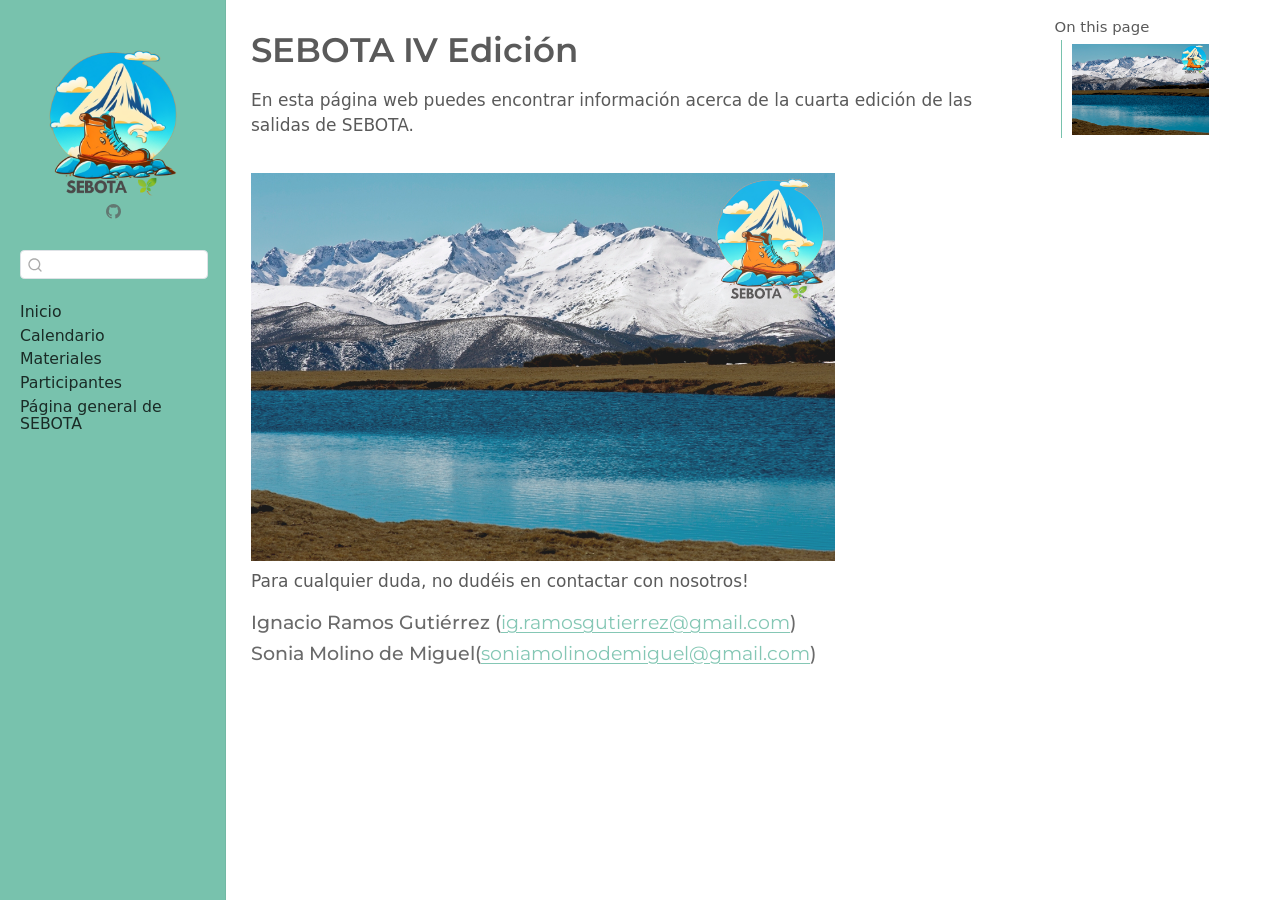
<file: index.html>
<!DOCTYPE html>
<html xmlns="http://www.w3.org/1999/xhtml" lang="en" xml:lang="en"><head>

<meta charset="utf-8">
<meta name="generator" content="quarto-1.9.37">

<meta name="viewport" content="width=device-width, initial-scale=1.0, user-scalable=yes">


<title>SEBOTA IV Edición</title>
<style>
/* Default styles provided by pandoc.
** See https://pandoc.org/MANUAL.html#variables-for-html for config info.
*/
code{white-space: pre-wrap;}
span.smallcaps{font-variant: small-caps;}
div.columns{display: flex; gap: min(4vw, 1.5em);}
div.column{flex: auto; overflow-x: auto;}
div.hanging-indent{margin-left: 1.5em; text-indent: -1.5em;}
ul.task-list{list-style: none;}
ul.task-list li input[type="checkbox"] {
  width: 0.8em;
  margin: 0 0.8em 0.2em -1em; /* quarto-specific, see https://github.com/quarto-dev/quarto-cli/issues/4556 */ 
  vertical-align: middle;
}
</style>


<script src="site_libs/quarto-nav/quarto-nav.js"></script>
<script src="site_libs/clipboard/clipboard.min.js"></script>
<script src="site_libs/quarto-search/autocomplete.umd.js"></script>
<script src="site_libs/quarto-search/fuse.min.js"></script>
<script src="site_libs/quarto-search/quarto-search.js"></script>
<meta name="quarto:offset" content="./">
<script src="site_libs/quarto-html/quarto.js" type="module"></script>
<script src="site_libs/quarto-html/tabsets/tabsets.js" type="module"></script>
<script src="site_libs/quarto-html/popper.min.js"></script>
<script src="site_libs/quarto-html/tippy.umd.min.js"></script>
<script src="site_libs/quarto-html/anchor.min.js"></script>
<link href="site_libs/quarto-html/tippy.css" rel="stylesheet">
<link href="site_libs/quarto-html/quarto-syntax-highlighting-7f8f88aac4f3542376d5c11b86a4c14d.css" rel="stylesheet" id="quarto-text-highlighting-styles">
<script src="site_libs/bootstrap/bootstrap.min.js"></script>
<link href="site_libs/bootstrap/bootstrap-icons.css" rel="stylesheet">
<link href="site_libs/bootstrap/bootstrap-98df6b89c952d87b394acb83ff74e652.min.css" rel="stylesheet" append-hash="true" id="quarto-bootstrap" data-mode="light">
<script id="quarto-search-options" type="application/json">{
  "location": "sidebar",
  "copy-button": false,
  "collapse-after": 3,
  "panel-placement": "start",
  "type": "textbox",
  "limit": 50,
  "keyboard-shortcut": [
    "f",
    "/",
    "s"
  ],
  "show-item-context": false,
  "language": {
    "search-no-results-text": "No results",
    "search-matching-documents-text": "matching documents",
    "search-copy-link-title": "Copy link to search",
    "search-hide-matches-text": "Hide additional matches",
    "search-more-match-text": "more match in this document",
    "search-more-matches-text": "more matches in this document",
    "search-clear-button-title": "Clear",
    "search-text-placeholder": "",
    "search-detached-cancel-button-title": "Cancel",
    "search-submit-button-title": "Submit",
    "search-label": "Search"
  }
}</script>


</head>

<body class="nav-sidebar docked quarto-light">

<div id="quarto-search-results"></div>
  <header id="quarto-header" class="headroom fixed-top">
  <nav class="quarto-secondary-nav">
    <div class="container-fluid d-flex">
      <button type="button" class="quarto-btn-toggle btn" data-bs-toggle="collapse" role="button" data-bs-target=".quarto-sidebar-collapse-item" aria-controls="quarto-sidebar" aria-expanded="false" aria-label="Toggle sidebar navigation" onclick="if (window.quartoToggleHeadroom) { window.quartoToggleHeadroom(); }">
        <i class="bi bi-layout-text-sidebar-reverse"></i>
      </button>
        <nav class="quarto-page-breadcrumbs" aria-label="breadcrumb"><ol class="breadcrumb"><li class="breadcrumb-item"><a href="./index.html">Inicio</a></li></ol></nav>
        <a class="flex-grow-1" role="navigation" data-bs-toggle="collapse" data-bs-target=".quarto-sidebar-collapse-item" aria-controls="quarto-sidebar" aria-expanded="false" aria-label="Toggle sidebar navigation" onclick="if (window.quartoToggleHeadroom) { window.quartoToggleHeadroom(); }">      
        </a>
      <button type="button" class="btn quarto-search-button" aria-label="Search" onclick="window.quartoOpenSearch();">
        <i class="bi bi-search"></i>
      </button>
    </div>
  </nav>
</header>
<!-- content -->
<div id="quarto-content" class="quarto-container page-columns page-rows-contents page-layout-article">
<!-- sidebar -->
  <nav id="quarto-sidebar" class="sidebar collapse collapse-horizontal quarto-sidebar-collapse-item sidebar-navigation docked overflow-auto">
    <div class="pt-lg-2 mt-2 text-center sidebar-header">
      <a href="./index.html" class="sidebar-logo-link">
      <img src="./pics/SEBOTA_logo.png" alt="" class="sidebar-logo light-content py-0 d-lg-inline d-none">
      <img src="./pics/SEBOTA_logo.png" alt="" class="sidebar-logo dark-content py-0 d-lg-inline d-none">
      </a>
      <div class="sidebar-tools-main">
    <a href="https://github.com/se-bota/sebota-IV" title="Inicio" class="quarto-navigation-tool px-1" aria-label="Inicio"><i class="bi bi-github"></i></a>
</div>
      </div>
        <div class="mt-2 flex-shrink-0 align-items-center">
        <div class="sidebar-search">
        <div id="quarto-search" class="" title="Search"></div>
        </div>
        </div>
    <div class="sidebar-menu-container"> 
    <ul class="list-unstyled mt-1">
        <li class="sidebar-item">
  <div class="sidebar-item-container"> 
  <a href="./index.html" class="sidebar-item-text sidebar-link active">
 <span class="menu-text">Inicio</span></a>
  </div>
</li>
        <li class="sidebar-item">
  <div class="sidebar-item-container"> 
  <a href="./schedule.html" class="sidebar-item-text sidebar-link">
 <span class="menu-text">Calendario</span></a>
  </div>
</li>
        <li class="sidebar-item">
  <div class="sidebar-item-container"> 
  <a href="./materials.html" class="sidebar-item-text sidebar-link">
 <span class="menu-text">Materiales</span></a>
  </div>
</li>
        <li class="sidebar-item">
  <div class="sidebar-item-container"> 
  <a href="./participantes.html" class="sidebar-item-text sidebar-link">
 <span class="menu-text">Participantes</span></a>
  </div>
</li>
        <li class="sidebar-item">
  <div class="sidebar-item-container"> 
  <a href="https://se-bota.github.io/sebota/" class="sidebar-item-text sidebar-link">
 <span class="menu-text">Página general de SEBOTA</span></a>
  </div>
</li>
    </ul>
    </div>
</nav>
<div id="quarto-sidebar-glass" class="quarto-sidebar-collapse-item" data-bs-toggle="collapse" data-bs-target=".quarto-sidebar-collapse-item"></div>
<!-- margin-sidebar -->
    <div id="quarto-margin-sidebar" class="sidebar margin-sidebar">
        <nav id="TOC" role="doc-toc" class="toc-active">
    <h2 id="toc-title">On this page</h2>
   
  <ul>
  <li><a href="#section" id="toc-section" class="nav-link active" data-scroll-target="#section"><img src="pics/SEBOTA_Gredos.png" class="img-fluid" style="width:75.0%"></a></li>
  </ul>
</nav>
    </div>
<!-- main -->
<main class="content" id="quarto-document-content">

<header id="title-block-header" class="quarto-title-block default">
<div class="quarto-title">
<h1 class="title">SEBOTA IV Edición</h1>
</div>



<div class="quarto-title-meta">

    
  
    
  </div>
  


</header>


<p>En esta página web puedes encontrar información acerca de la cuarta edición de las salidas de SEBOTA.</p>
<section id="section" class="level3">
<h3 class="anchored" data-anchor-id="section"><img src="pics/SEBOTA_Gredos.png" class="img-fluid" style="width:75.0%"></h3>
<p>Para cualquier duda, no dudéis en contactar con nosotros!</p>
<section id="ignacio-ramos-gutiérrez-ig.ramosgutierrezgmail.com" class="level5">
<h5 class="anchored" data-anchor-id="ignacio-ramos-gutiérrez-ig.ramosgutierrezgmail.com">Ignacio Ramos Gutiérrez (<a href="mailto:ig.ramosgutierrez@gmail.com">ig.ramosgutierrez@gmail.com</a>)</h5>
</section>
<section id="sonia-molino-de-miguelsoniamolinodemiguelgmail.com" class="level5">
<h5 class="anchored" data-anchor-id="sonia-molino-de-miguelsoniamolinodemiguelgmail.com">Sonia Molino de Miguel(<a href="mailto:soniamolinodemiguel@gmail.com">soniamolinodemiguel@gmail.com</a>)</h5>
<!-- [![HitCount](https://hits.dwyl.com/se-bota/sebota-III.svg?style=flat)](http://hits.dwyl.com/se-bota/sebota-III) -->
<!-- [![HitCount](https://hits.dwyl.com/se-bota/sebota-III.svg?style=flat&show=unique)](http://hits.dwyl.com/se-bota/sebota-III) -->


</section>
</section>

</main> <!-- /main -->
<script id="quarto-html-after-body" type="application/javascript">
  window.document.addEventListener("DOMContentLoaded", function (event) {
    const icon = "";
    const anchorJS = new window.AnchorJS();
    anchorJS.options = {
      placement: 'right',
      icon: icon
    };
    anchorJS.add('.anchored');
    const isCodeAnnotation = (el) => {
      for (const clz of el.classList) {
        if (clz.startsWith('code-annotation-')) {                     
          return true;
        }
      }
      return false;
    }
    const onCopySuccess = function(e) {
      // button target
      const button = e.trigger;
      // don't keep focus
      button.blur();
      // flash "checked"
      button.classList.add('code-copy-button-checked');
      var currentTitle = button.getAttribute("title");
      button.setAttribute("title", "Copied!");
      let tooltip;
      if (window.bootstrap) {
        button.setAttribute("data-bs-toggle", "tooltip");
        button.setAttribute("data-bs-placement", "left");
        button.setAttribute("data-bs-title", "Copied!");
        tooltip = new bootstrap.Tooltip(button, 
          { trigger: "manual", 
            customClass: "code-copy-button-tooltip",
            offset: [0, -8]});
        tooltip.show();    
      }
      setTimeout(function() {
        if (tooltip) {
          tooltip.hide();
          button.removeAttribute("data-bs-title");
          button.removeAttribute("data-bs-toggle");
          button.removeAttribute("data-bs-placement");
        }
        button.setAttribute("title", currentTitle);
        button.classList.remove('code-copy-button-checked');
      }, 1000);
      // clear code selection
      e.clearSelection();
    }
    const getTextToCopy = function(trigger) {
      const outerScaffold = trigger.parentElement.cloneNode(true);
      const codeEl = outerScaffold.querySelector('code');
      for (const childEl of codeEl.children) {
        if (isCodeAnnotation(childEl)) {
          childEl.remove();
        }
      }
      return codeEl.innerText;
    }
    const clipboard = new window.ClipboardJS('.code-copy-button:not([data-in-quarto-modal])', {
      text: getTextToCopy
    });
    clipboard.on('success', onCopySuccess);
    if (window.document.getElementById('quarto-embedded-source-code-modal')) {
      const clipboardModal = new window.ClipboardJS('.code-copy-button[data-in-quarto-modal]', {
        text: getTextToCopy,
        container: window.document.getElementById('quarto-embedded-source-code-modal')
      });
      clipboardModal.on('success', onCopySuccess);
    }
      var localhostRegex = new RegExp(/^(?:http|https):\/\/localhost\:?[0-9]*\//);
      var mailtoRegex = new RegExp(/^mailto:/);
        var filterRegex = new RegExp("https:\/\/se-bota\.github\.io\/sebota-iv\/");
      var isInternal = (href) => {
          return filterRegex.test(href) || localhostRegex.test(href) || mailtoRegex.test(href);
      }
      // Inspect non-navigation links and adorn them if external
     var links = window.document.querySelectorAll('a[href]:not(.nav-link):not(.navbar-brand):not(.toc-action):not(.sidebar-link):not(.sidebar-item-toggle):not(.pagination-link):not(.no-external):not([aria-hidden]):not(.dropdown-item):not(.quarto-navigation-tool):not(.about-link)');
      for (var i=0; i<links.length; i++) {
        const link = links[i];
        if (!isInternal(link.href)) {
          // undo the damage that might have been done by quarto-nav.js in the case of
          // links that we want to consider external
          if (link.dataset.originalHref !== undefined) {
            link.href = link.dataset.originalHref;
          }
        }
      }
    function tippyHover(el, contentFn, onTriggerFn, onUntriggerFn) {
      const config = {
        allowHTML: true,
        maxWidth: 500,
        delay: 100,
        arrow: false,
        appendTo: function(el) {
            return el.parentElement;
        },
        interactive: true,
        interactiveBorder: 10,
        theme: 'quarto',
        placement: 'bottom-start',
      };
      if (contentFn) {
        config.content = contentFn;
      }
      if (onTriggerFn) {
        config.onTrigger = onTriggerFn;
      }
      if (onUntriggerFn) {
        config.onUntrigger = onUntriggerFn;
      }
      window.tippy(el, config); 
    }
    const noterefs = window.document.querySelectorAll('a[role="doc-noteref"]');
    for (var i=0; i<noterefs.length; i++) {
      const ref = noterefs[i];
      tippyHover(ref, function() {
        // use id or data attribute instead here
        let href = ref.getAttribute('data-footnote-href') || ref.getAttribute('href');
        try { href = new URL(href).hash; } catch {}
        const id = href.replace(/^#\/?/, "");
        const note = window.document.getElementById(id);
        if (note) {
          return note.innerHTML;
        } else {
          return "";
        }
      });
    }
    const xrefs = window.document.querySelectorAll('a.quarto-xref');
    const processXRef = (id, note) => {
      // Strip column container classes
      const stripColumnClz = (el) => {
        el.classList.remove("page-full", "page-columns");
        if (el.children) {
          for (const child of el.children) {
            stripColumnClz(child);
          }
        }
      }
      stripColumnClz(note)
      if (id === null || id.startsWith('sec-')) {
        // Special case sections, only their first couple elements
        const container = document.createElement("div");
        if (note.children && note.children.length > 2) {
          container.appendChild(note.children[0].cloneNode(true));
          for (let i = 1; i < note.children.length; i++) {
            const child = note.children[i];
            if (child.tagName === "P" && child.innerText === "") {
              continue;
            } else {
              container.appendChild(child.cloneNode(true));
              break;
            }
          }
          if (window.Quarto?.typesetMath) {
            window.Quarto.typesetMath(container);
          }
          return container.innerHTML
        } else {
          if (window.Quarto?.typesetMath) {
            window.Quarto.typesetMath(note);
          }
          return note.innerHTML;
        }
      } else {
        // Remove any anchor links if they are present
        const anchorLink = note.querySelector('a.anchorjs-link');
        if (anchorLink) {
          anchorLink.remove();
        }
        if (window.Quarto?.typesetMath) {
          window.Quarto.typesetMath(note);
        }
        if (note.classList.contains("callout")) {
          return note.outerHTML;
        } else {
          return note.innerHTML;
        }
      }
    }
    for (var i=0; i<xrefs.length; i++) {
      const xref = xrefs[i];
      tippyHover(xref, undefined, function(instance) {
        instance.disable();
        let url = xref.getAttribute('href');
        let hash = undefined; 
        if (url.startsWith('#')) {
          hash = url;
        } else {
          try { hash = new URL(url).hash; } catch {}
        }
        if (hash) {
          const id = hash.replace(/^#\/?/, "");
          const note = window.document.getElementById(id);
          if (note !== null) {
            try {
              const html = processXRef(id, note.cloneNode(true));
              instance.setContent(html);
            } finally {
              instance.enable();
              instance.show();
            }
          } else {
            // See if we can fetch this
            fetch(url.split('#')[0])
            .then(res => res.text())
            .then(html => {
              const parser = new DOMParser();
              const htmlDoc = parser.parseFromString(html, "text/html");
              const note = htmlDoc.getElementById(id);
              if (note !== null) {
                const html = processXRef(id, note);
                instance.setContent(html);
              } 
            }).finally(() => {
              instance.enable();
              instance.show();
            });
          }
        } else {
          // See if we can fetch a full url (with no hash to target)
          // This is a special case and we should probably do some content thinning / targeting
          fetch(url)
          .then(res => res.text())
          .then(html => {
            const parser = new DOMParser();
            const htmlDoc = parser.parseFromString(html, "text/html");
            const note = htmlDoc.querySelector('main.content');
            if (note !== null) {
              // This should only happen for chapter cross references
              // (since there is no id in the URL)
              // remove the first header
              if (note.children.length > 0 && note.children[0].tagName === "HEADER") {
                note.children[0].remove();
              }
              const html = processXRef(null, note);
              instance.setContent(html);
            } 
          }).finally(() => {
            instance.enable();
            instance.show();
          });
        }
      }, function(instance) {
      });
    }
        let selectedAnnoteEl;
        const selectorForAnnotation = ( cell, annotation) => {
          let cellAttr = 'data-code-cell="' + cell + '"';
          let lineAttr = 'data-code-annotation="' +  annotation + '"';
          const selector = 'span[' + cellAttr + '][' + lineAttr + ']';
          return selector;
        }
        const selectCodeLines = (annoteEl) => {
          const doc = window.document;
          const targetCell = annoteEl.getAttribute("data-target-cell");
          const targetAnnotation = annoteEl.getAttribute("data-target-annotation");
          const annoteSpan = window.document.querySelector(selectorForAnnotation(targetCell, targetAnnotation));
          const lines = annoteSpan.getAttribute("data-code-lines").split(",");
          const lineIds = lines.map((line) => {
            return targetCell + "-" + line;
          })
          let top = null;
          let height = null;
          let parent = null;
          if (lineIds.length > 0) {
              //compute the position of the single el (top and bottom and make a div)
              const el = window.document.getElementById(lineIds[0]);
              top = el.offsetTop;
              height = el.offsetHeight;
              parent = el.parentElement.parentElement;
            if (lineIds.length > 1) {
              const lastEl = window.document.getElementById(lineIds[lineIds.length - 1]);
              const bottom = lastEl.offsetTop + lastEl.offsetHeight;
              height = bottom - top;
            }
            if (top !== null && height !== null && parent !== null) {
              // cook up a div (if necessary) and position it 
              let div = window.document.getElementById("code-annotation-line-highlight");
              if (div === null) {
                div = window.document.createElement("div");
                div.setAttribute("id", "code-annotation-line-highlight");
                div.style.position = 'absolute';
                parent.appendChild(div);
              }
              div.style.top = top - 2 + "px";
              div.style.height = height + 4 + "px";
              div.style.left = 0;
              let gutterDiv = window.document.getElementById("code-annotation-line-highlight-gutter");
              if (gutterDiv === null) {
                gutterDiv = window.document.createElement("div");
                gutterDiv.setAttribute("id", "code-annotation-line-highlight-gutter");
                gutterDiv.style.position = 'absolute';
                const codeCell = window.document.getElementById(targetCell);
                const gutter = codeCell.querySelector('.code-annotation-gutter');
                gutter.appendChild(gutterDiv);
              }
              gutterDiv.style.top = top - 2 + "px";
              gutterDiv.style.height = height + 4 + "px";
            }
            selectedAnnoteEl = annoteEl;
          }
        };
        const unselectCodeLines = () => {
          const elementsIds = ["code-annotation-line-highlight", "code-annotation-line-highlight-gutter"];
          elementsIds.forEach((elId) => {
            const div = window.document.getElementById(elId);
            if (div) {
              div.remove();
            }
          });
          selectedAnnoteEl = undefined;
        };
          // Handle positioning of the toggle
      window.addEventListener(
        "resize",
        throttle(() => {
          elRect = undefined;
          if (selectedAnnoteEl) {
            selectCodeLines(selectedAnnoteEl);
          }
        }, 10)
      );
      function throttle(fn, ms) {
      let throttle = false;
      let timer;
        return (...args) => {
          if(!throttle) { // first call gets through
              fn.apply(this, args);
              throttle = true;
          } else { // all the others get throttled
              if(timer) clearTimeout(timer); // cancel #2
              timer = setTimeout(() => {
                fn.apply(this, args);
                timer = throttle = false;
              }, ms);
          }
        };
      }
        // Attach click handler to the DT
        const annoteDls = window.document.querySelectorAll('dt[data-target-cell]');
        for (const annoteDlNode of annoteDls) {
          annoteDlNode.addEventListener('click', (event) => {
            const clickedEl = event.target;
            if (clickedEl !== selectedAnnoteEl) {
              unselectCodeLines();
              const activeEl = window.document.querySelector('dt[data-target-cell].code-annotation-active');
              if (activeEl) {
                activeEl.classList.remove('code-annotation-active');
              }
              selectCodeLines(clickedEl);
              clickedEl.classList.add('code-annotation-active');
            } else {
              // Unselect the line
              unselectCodeLines();
              clickedEl.classList.remove('code-annotation-active');
            }
          });
        }
    const findCites = (el) => {
      const parentEl = el.parentElement;
      if (parentEl) {
        const cites = parentEl.dataset.cites;
        if (cites) {
          return {
            el,
            cites: cites.split(' ')
          };
        } else {
          return findCites(el.parentElement)
        }
      } else {
        return undefined;
      }
    };
    var bibliorefs = window.document.querySelectorAll('a[role="doc-biblioref"]');
    for (var i=0; i<bibliorefs.length; i++) {
      const ref = bibliorefs[i];
      const citeInfo = findCites(ref);
      if (citeInfo) {
        tippyHover(citeInfo.el, function() {
          var popup = window.document.createElement('div');
          citeInfo.cites.forEach(function(cite) {
            var citeDiv = window.document.createElement('div');
            citeDiv.classList.add('hanging-indent');
            citeDiv.classList.add('csl-entry');
            var biblioDiv = window.document.getElementById('ref-' + cite);
            if (biblioDiv) {
              citeDiv.innerHTML = biblioDiv.innerHTML;
            }
            popup.appendChild(citeDiv);
          });
          return popup.innerHTML;
        });
      }
    }
  });
  </script>
</div> <!-- /content -->




</body></html>
</file>
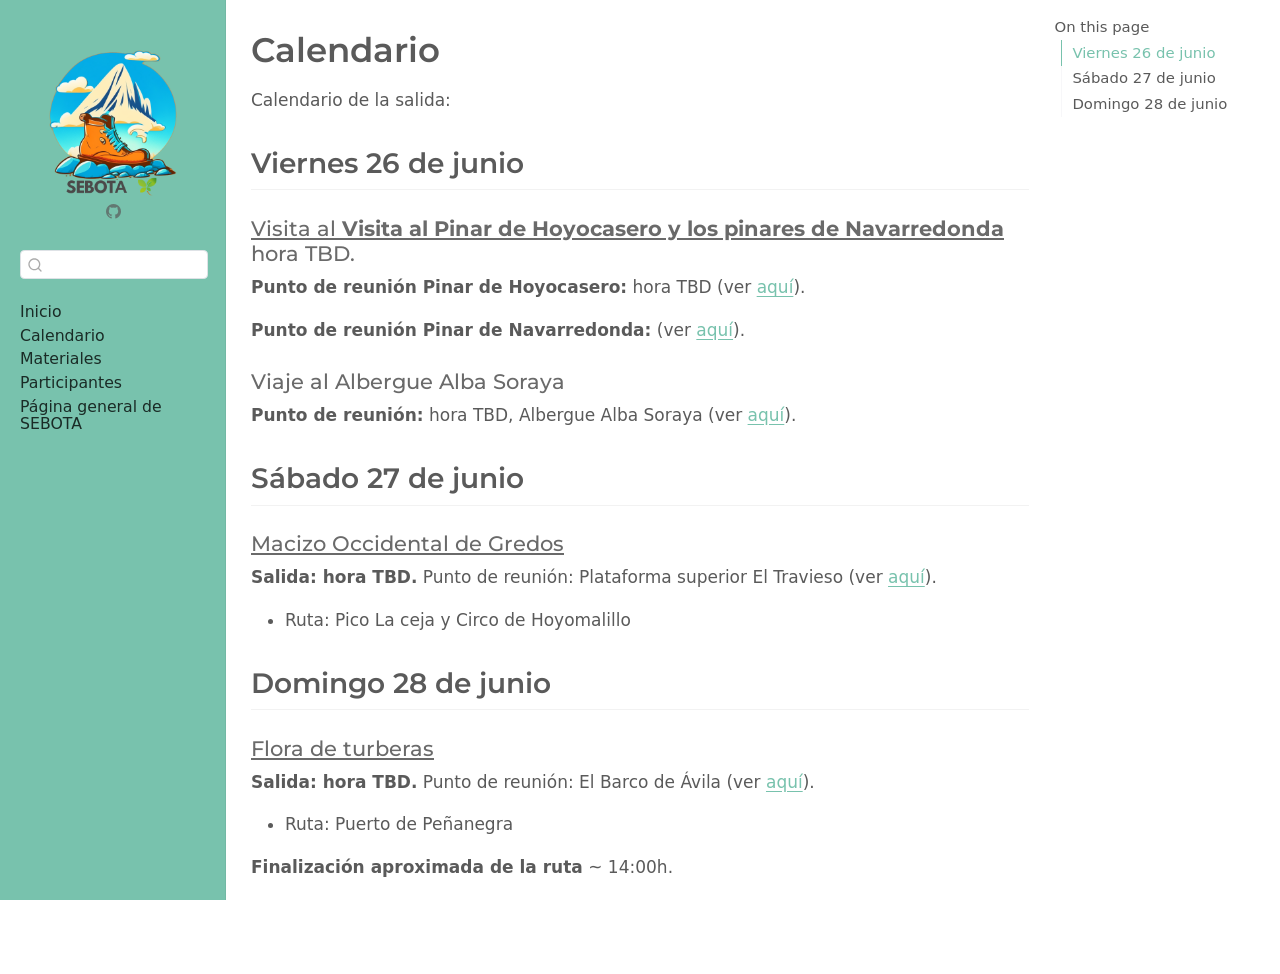
<file: schedule.html>
<!DOCTYPE html>
<html xmlns="http://www.w3.org/1999/xhtml" lang="en" xml:lang="en"><head>

<meta charset="utf-8">
<meta name="generator" content="quarto-1.9.37">

<meta name="viewport" content="width=device-width, initial-scale=1.0, user-scalable=yes">


<title>Calendario – SEBOTA IV Edición</title>
<style>
/* Default styles provided by pandoc.
** See https://pandoc.org/MANUAL.html#variables-for-html for config info.
*/
code{white-space: pre-wrap;}
span.smallcaps{font-variant: small-caps;}
div.columns{display: flex; gap: min(4vw, 1.5em);}
div.column{flex: auto; overflow-x: auto;}
div.hanging-indent{margin-left: 1.5em; text-indent: -1.5em;}
ul.task-list{list-style: none;}
ul.task-list li input[type="checkbox"] {
  width: 0.8em;
  margin: 0 0.8em 0.2em -1em; /* quarto-specific, see https://github.com/quarto-dev/quarto-cli/issues/4556 */ 
  vertical-align: middle;
}
</style>


<script src="site_libs/quarto-nav/quarto-nav.js"></script>
<script src="site_libs/clipboard/clipboard.min.js"></script>
<script src="site_libs/quarto-search/autocomplete.umd.js"></script>
<script src="site_libs/quarto-search/fuse.min.js"></script>
<script src="site_libs/quarto-search/quarto-search.js"></script>
<meta name="quarto:offset" content="./">
<script src="site_libs/quarto-html/quarto.js" type="module"></script>
<script src="site_libs/quarto-html/tabsets/tabsets.js" type="module"></script>
<script src="site_libs/quarto-html/popper.min.js"></script>
<script src="site_libs/quarto-html/tippy.umd.min.js"></script>
<script src="site_libs/quarto-html/anchor.min.js"></script>
<link href="site_libs/quarto-html/tippy.css" rel="stylesheet">
<link href="site_libs/quarto-html/quarto-syntax-highlighting-7f8f88aac4f3542376d5c11b86a4c14d.css" rel="stylesheet" id="quarto-text-highlighting-styles">
<script src="site_libs/bootstrap/bootstrap.min.js"></script>
<link href="site_libs/bootstrap/bootstrap-icons.css" rel="stylesheet">
<link href="site_libs/bootstrap/bootstrap-98df6b89c952d87b394acb83ff74e652.min.css" rel="stylesheet" append-hash="true" id="quarto-bootstrap" data-mode="light">
<script id="quarto-search-options" type="application/json">{
  "location": "sidebar",
  "copy-button": false,
  "collapse-after": 3,
  "panel-placement": "start",
  "type": "textbox",
  "limit": 50,
  "keyboard-shortcut": [
    "f",
    "/",
    "s"
  ],
  "show-item-context": false,
  "language": {
    "search-no-results-text": "No results",
    "search-matching-documents-text": "matching documents",
    "search-copy-link-title": "Copy link to search",
    "search-hide-matches-text": "Hide additional matches",
    "search-more-match-text": "more match in this document",
    "search-more-matches-text": "more matches in this document",
    "search-clear-button-title": "Clear",
    "search-text-placeholder": "",
    "search-detached-cancel-button-title": "Cancel",
    "search-submit-button-title": "Submit",
    "search-label": "Search"
  }
}</script>


</head>

<body class="nav-sidebar docked quarto-light">

<div id="quarto-search-results"></div>
  <header id="quarto-header" class="headroom fixed-top">
  <nav class="quarto-secondary-nav">
    <div class="container-fluid d-flex">
      <button type="button" class="quarto-btn-toggle btn" data-bs-toggle="collapse" role="button" data-bs-target=".quarto-sidebar-collapse-item" aria-controls="quarto-sidebar" aria-expanded="false" aria-label="Toggle sidebar navigation" onclick="if (window.quartoToggleHeadroom) { window.quartoToggleHeadroom(); }">
        <i class="bi bi-layout-text-sidebar-reverse"></i>
      </button>
        <nav class="quarto-page-breadcrumbs" aria-label="breadcrumb"><ol class="breadcrumb"><li class="breadcrumb-item"><a href="./schedule.html">Calendario</a></li></ol></nav>
        <a class="flex-grow-1" role="navigation" data-bs-toggle="collapse" data-bs-target=".quarto-sidebar-collapse-item" aria-controls="quarto-sidebar" aria-expanded="false" aria-label="Toggle sidebar navigation" onclick="if (window.quartoToggleHeadroom) { window.quartoToggleHeadroom(); }">      
        </a>
      <button type="button" class="btn quarto-search-button" aria-label="Search" onclick="window.quartoOpenSearch();">
        <i class="bi bi-search"></i>
      </button>
    </div>
  </nav>
</header>
<!-- content -->
<div id="quarto-content" class="quarto-container page-columns page-rows-contents page-layout-article">
<!-- sidebar -->
  <nav id="quarto-sidebar" class="sidebar collapse collapse-horizontal quarto-sidebar-collapse-item sidebar-navigation docked overflow-auto">
    <div class="pt-lg-2 mt-2 text-center sidebar-header">
      <a href="./index.html" class="sidebar-logo-link">
      <img src="./pics/SEBOTA_logo.png" alt="" class="sidebar-logo light-content py-0 d-lg-inline d-none">
      <img src="./pics/SEBOTA_logo.png" alt="" class="sidebar-logo dark-content py-0 d-lg-inline d-none">
      </a>
      <div class="sidebar-tools-main">
    <a href="https://github.com/se-bota/sebota-IV" title="Inicio" class="quarto-navigation-tool px-1" aria-label="Inicio"><i class="bi bi-github"></i></a>
</div>
      </div>
        <div class="mt-2 flex-shrink-0 align-items-center">
        <div class="sidebar-search">
        <div id="quarto-search" class="" title="Search"></div>
        </div>
        </div>
    <div class="sidebar-menu-container"> 
    <ul class="list-unstyled mt-1">
        <li class="sidebar-item">
  <div class="sidebar-item-container"> 
  <a href="./index.html" class="sidebar-item-text sidebar-link">
 <span class="menu-text">Inicio</span></a>
  </div>
</li>
        <li class="sidebar-item">
  <div class="sidebar-item-container"> 
  <a href="./schedule.html" class="sidebar-item-text sidebar-link active">
 <span class="menu-text">Calendario</span></a>
  </div>
</li>
        <li class="sidebar-item">
  <div class="sidebar-item-container"> 
  <a href="./materials.html" class="sidebar-item-text sidebar-link">
 <span class="menu-text">Materiales</span></a>
  </div>
</li>
        <li class="sidebar-item">
  <div class="sidebar-item-container"> 
  <a href="./participantes.html" class="sidebar-item-text sidebar-link">
 <span class="menu-text">Participantes</span></a>
  </div>
</li>
        <li class="sidebar-item">
  <div class="sidebar-item-container"> 
  <a href="https://se-bota.github.io/sebota/" class="sidebar-item-text sidebar-link">
 <span class="menu-text">Página general de SEBOTA</span></a>
  </div>
</li>
    </ul>
    </div>
</nav>
<div id="quarto-sidebar-glass" class="quarto-sidebar-collapse-item" data-bs-toggle="collapse" data-bs-target=".quarto-sidebar-collapse-item"></div>
<!-- margin-sidebar -->
    <div id="quarto-margin-sidebar" class="sidebar margin-sidebar">
        <nav id="TOC" role="doc-toc" class="toc-active">
    <h2 id="toc-title">On this page</h2>
   
  <ul>
  <li><a href="#viernes-26-de-junio" id="toc-viernes-26-de-junio" class="nav-link active" data-scroll-target="#viernes-26-de-junio">Viernes 26 de junio</a></li>
  <li><a href="#sábado-27-de-junio" id="toc-sábado-27-de-junio" class="nav-link" data-scroll-target="#sábado-27-de-junio">Sábado 27 de junio</a></li>
  <li><a href="#domingo-28-de-junio" id="toc-domingo-28-de-junio" class="nav-link" data-scroll-target="#domingo-28-de-junio">Domingo 28 de junio</a></li>
  </ul>
</nav>
    </div>
<!-- main -->
<main class="content" id="quarto-document-content">

<header id="title-block-header" class="quarto-title-block default">
<div class="quarto-title">
<h1 class="title">Calendario</h1>
</div>



<div class="quarto-title-meta">

    
  
    
  </div>
  


</header>


<p>Calendario de la salida:</p>
<section id="viernes-26-de-junio" class="level2">
<h2 class="anchored" data-anchor-id="viernes-26-de-junio">Viernes 26 de junio</h2>
<section id="visita-al-visita-al-pinar-de-hoyocasero-y-los-pinares-de-navarredonda-hora-tbd." class="level4">
<h4 class="anchored" data-anchor-id="visita-al-visita-al-pinar-de-hoyocasero-y-los-pinares-de-navarredonda-hora-tbd."><u>Visita al <strong>Visita al Pinar de Hoyocasero y los pinares de Navarredonda</strong></u> hora TBD.</h4>
<p><strong>Punto de reunión Pinar de Hoyocasero:</strong> hora TBD (ver <a href="https://maps.app.goo.gl/3KvfzbTXcSCCW4Sd8">aquí</a>).</p>
<p><strong>Punto de reunión Pinar de Navarredonda:</strong> (ver <a href="https://maps.app.goo.gl/fK9gjKXhjqp56ZKv7">aquí</a>).</p>
</section>
<section id="viaje-al-albergue-alba-soraya" class="level4">
<h4 class="anchored" data-anchor-id="viaje-al-albergue-alba-soraya">Viaje al Albergue Alba Soraya</h4>
<p><strong>Punto de reunión:</strong> hora TBD, Albergue Alba Soraya (ver <a href="https://maps.app.goo.gl/wnwbUfxf72rKdw6eA">aquí</a>).</p>
</section>
</section>
<section id="sábado-27-de-junio" class="level2">
<h2 class="anchored" data-anchor-id="sábado-27-de-junio">Sábado 27 de junio</h2>
<section id="macizo-occidental-de-gredos" class="level4">
<h4 class="anchored" data-anchor-id="macizo-occidental-de-gredos"><u>Macizo Occidental de Gredos</u></h4>
<p><strong>Salida: hora TBD.</strong> Punto de reunión: Plataforma superior El Travieso (ver <a href="https://maps.app.goo.gl/UPXAH3VuL3bf9LAT9">aquí</a>).</p>
<ul>
<li>Ruta: Pico La ceja y Circo de Hoyomalillo</li>
</ul>
</section>
</section>
<section id="domingo-28-de-junio" class="level2">
<h2 class="anchored" data-anchor-id="domingo-28-de-junio">Domingo 28 de junio</h2>
<section id="flora-de-turberas" class="level4">
<h4 class="anchored" data-anchor-id="flora-de-turberas"><u>Flora de turberas</u></h4>
<p><strong>Salida: hora TBD.</strong> Punto de reunión: El Barco de Ávila (ver <a href="https://maps.app.goo.gl/k9ixAPRpEauTD24u8">aquí</a>).</p>
<ul>
<li>Ruta: Puerto de Peñanegra</li>
</ul>
<p><strong>Finalización aproximada de la ruta</strong> ~ 14:00h.</p>
<!-- #### [Rutas opcionales para hacer esa tarde]{.underline} -->
<!-- - Visita Tejos milenarios. -->
<!-- - Nacimiento del Río Guadalquivir. -->
<!-- - Buitreras de El Chorro. -->


</section>
</section>

</main> <!-- /main -->
<script id="quarto-html-after-body" type="application/javascript">
  window.document.addEventListener("DOMContentLoaded", function (event) {
    const icon = "";
    const anchorJS = new window.AnchorJS();
    anchorJS.options = {
      placement: 'right',
      icon: icon
    };
    anchorJS.add('.anchored');
    const isCodeAnnotation = (el) => {
      for (const clz of el.classList) {
        if (clz.startsWith('code-annotation-')) {                     
          return true;
        }
      }
      return false;
    }
    const onCopySuccess = function(e) {
      // button target
      const button = e.trigger;
      // don't keep focus
      button.blur();
      // flash "checked"
      button.classList.add('code-copy-button-checked');
      var currentTitle = button.getAttribute("title");
      button.setAttribute("title", "Copied!");
      let tooltip;
      if (window.bootstrap) {
        button.setAttribute("data-bs-toggle", "tooltip");
        button.setAttribute("data-bs-placement", "left");
        button.setAttribute("data-bs-title", "Copied!");
        tooltip = new bootstrap.Tooltip(button, 
          { trigger: "manual", 
            customClass: "code-copy-button-tooltip",
            offset: [0, -8]});
        tooltip.show();    
      }
      setTimeout(function() {
        if (tooltip) {
          tooltip.hide();
          button.removeAttribute("data-bs-title");
          button.removeAttribute("data-bs-toggle");
          button.removeAttribute("data-bs-placement");
        }
        button.setAttribute("title", currentTitle);
        button.classList.remove('code-copy-button-checked');
      }, 1000);
      // clear code selection
      e.clearSelection();
    }
    const getTextToCopy = function(trigger) {
      const outerScaffold = trigger.parentElement.cloneNode(true);
      const codeEl = outerScaffold.querySelector('code');
      for (const childEl of codeEl.children) {
        if (isCodeAnnotation(childEl)) {
          childEl.remove();
        }
      }
      return codeEl.innerText;
    }
    const clipboard = new window.ClipboardJS('.code-copy-button:not([data-in-quarto-modal])', {
      text: getTextToCopy
    });
    clipboard.on('success', onCopySuccess);
    if (window.document.getElementById('quarto-embedded-source-code-modal')) {
      const clipboardModal = new window.ClipboardJS('.code-copy-button[data-in-quarto-modal]', {
        text: getTextToCopy,
        container: window.document.getElementById('quarto-embedded-source-code-modal')
      });
      clipboardModal.on('success', onCopySuccess);
    }
      var localhostRegex = new RegExp(/^(?:http|https):\/\/localhost\:?[0-9]*\//);
      var mailtoRegex = new RegExp(/^mailto:/);
        var filterRegex = new RegExp("https:\/\/se-bota\.github\.io\/sebota-iv\/");
      var isInternal = (href) => {
          return filterRegex.test(href) || localhostRegex.test(href) || mailtoRegex.test(href);
      }
      // Inspect non-navigation links and adorn them if external
     var links = window.document.querySelectorAll('a[href]:not(.nav-link):not(.navbar-brand):not(.toc-action):not(.sidebar-link):not(.sidebar-item-toggle):not(.pagination-link):not(.no-external):not([aria-hidden]):not(.dropdown-item):not(.quarto-navigation-tool):not(.about-link)');
      for (var i=0; i<links.length; i++) {
        const link = links[i];
        if (!isInternal(link.href)) {
          // undo the damage that might have been done by quarto-nav.js in the case of
          // links that we want to consider external
          if (link.dataset.originalHref !== undefined) {
            link.href = link.dataset.originalHref;
          }
        }
      }
    function tippyHover(el, contentFn, onTriggerFn, onUntriggerFn) {
      const config = {
        allowHTML: true,
        maxWidth: 500,
        delay: 100,
        arrow: false,
        appendTo: function(el) {
            return el.parentElement;
        },
        interactive: true,
        interactiveBorder: 10,
        theme: 'quarto',
        placement: 'bottom-start',
      };
      if (contentFn) {
        config.content = contentFn;
      }
      if (onTriggerFn) {
        config.onTrigger = onTriggerFn;
      }
      if (onUntriggerFn) {
        config.onUntrigger = onUntriggerFn;
      }
      window.tippy(el, config); 
    }
    const noterefs = window.document.querySelectorAll('a[role="doc-noteref"]');
    for (var i=0; i<noterefs.length; i++) {
      const ref = noterefs[i];
      tippyHover(ref, function() {
        // use id or data attribute instead here
        let href = ref.getAttribute('data-footnote-href') || ref.getAttribute('href');
        try { href = new URL(href).hash; } catch {}
        const id = href.replace(/^#\/?/, "");
        const note = window.document.getElementById(id);
        if (note) {
          return note.innerHTML;
        } else {
          return "";
        }
      });
    }
    const xrefs = window.document.querySelectorAll('a.quarto-xref');
    const processXRef = (id, note) => {
      // Strip column container classes
      const stripColumnClz = (el) => {
        el.classList.remove("page-full", "page-columns");
        if (el.children) {
          for (const child of el.children) {
            stripColumnClz(child);
          }
        }
      }
      stripColumnClz(note)
      if (id === null || id.startsWith('sec-')) {
        // Special case sections, only their first couple elements
        const container = document.createElement("div");
        if (note.children && note.children.length > 2) {
          container.appendChild(note.children[0].cloneNode(true));
          for (let i = 1; i < note.children.length; i++) {
            const child = note.children[i];
            if (child.tagName === "P" && child.innerText === "") {
              continue;
            } else {
              container.appendChild(child.cloneNode(true));
              break;
            }
          }
          if (window.Quarto?.typesetMath) {
            window.Quarto.typesetMath(container);
          }
          return container.innerHTML
        } else {
          if (window.Quarto?.typesetMath) {
            window.Quarto.typesetMath(note);
          }
          return note.innerHTML;
        }
      } else {
        // Remove any anchor links if they are present
        const anchorLink = note.querySelector('a.anchorjs-link');
        if (anchorLink) {
          anchorLink.remove();
        }
        if (window.Quarto?.typesetMath) {
          window.Quarto.typesetMath(note);
        }
        if (note.classList.contains("callout")) {
          return note.outerHTML;
        } else {
          return note.innerHTML;
        }
      }
    }
    for (var i=0; i<xrefs.length; i++) {
      const xref = xrefs[i];
      tippyHover(xref, undefined, function(instance) {
        instance.disable();
        let url = xref.getAttribute('href');
        let hash = undefined; 
        if (url.startsWith('#')) {
          hash = url;
        } else {
          try { hash = new URL(url).hash; } catch {}
        }
        if (hash) {
          const id = hash.replace(/^#\/?/, "");
          const note = window.document.getElementById(id);
          if (note !== null) {
            try {
              const html = processXRef(id, note.cloneNode(true));
              instance.setContent(html);
            } finally {
              instance.enable();
              instance.show();
            }
          } else {
            // See if we can fetch this
            fetch(url.split('#')[0])
            .then(res => res.text())
            .then(html => {
              const parser = new DOMParser();
              const htmlDoc = parser.parseFromString(html, "text/html");
              const note = htmlDoc.getElementById(id);
              if (note !== null) {
                const html = processXRef(id, note);
                instance.setContent(html);
              } 
            }).finally(() => {
              instance.enable();
              instance.show();
            });
          }
        } else {
          // See if we can fetch a full url (with no hash to target)
          // This is a special case and we should probably do some content thinning / targeting
          fetch(url)
          .then(res => res.text())
          .then(html => {
            const parser = new DOMParser();
            const htmlDoc = parser.parseFromString(html, "text/html");
            const note = htmlDoc.querySelector('main.content');
            if (note !== null) {
              // This should only happen for chapter cross references
              // (since there is no id in the URL)
              // remove the first header
              if (note.children.length > 0 && note.children[0].tagName === "HEADER") {
                note.children[0].remove();
              }
              const html = processXRef(null, note);
              instance.setContent(html);
            } 
          }).finally(() => {
            instance.enable();
            instance.show();
          });
        }
      }, function(instance) {
      });
    }
        let selectedAnnoteEl;
        const selectorForAnnotation = ( cell, annotation) => {
          let cellAttr = 'data-code-cell="' + cell + '"';
          let lineAttr = 'data-code-annotation="' +  annotation + '"';
          const selector = 'span[' + cellAttr + '][' + lineAttr + ']';
          return selector;
        }
        const selectCodeLines = (annoteEl) => {
          const doc = window.document;
          const targetCell = annoteEl.getAttribute("data-target-cell");
          const targetAnnotation = annoteEl.getAttribute("data-target-annotation");
          const annoteSpan = window.document.querySelector(selectorForAnnotation(targetCell, targetAnnotation));
          const lines = annoteSpan.getAttribute("data-code-lines").split(",");
          const lineIds = lines.map((line) => {
            return targetCell + "-" + line;
          })
          let top = null;
          let height = null;
          let parent = null;
          if (lineIds.length > 0) {
              //compute the position of the single el (top and bottom and make a div)
              const el = window.document.getElementById(lineIds[0]);
              top = el.offsetTop;
              height = el.offsetHeight;
              parent = el.parentElement.parentElement;
            if (lineIds.length > 1) {
              const lastEl = window.document.getElementById(lineIds[lineIds.length - 1]);
              const bottom = lastEl.offsetTop + lastEl.offsetHeight;
              height = bottom - top;
            }
            if (top !== null && height !== null && parent !== null) {
              // cook up a div (if necessary) and position it 
              let div = window.document.getElementById("code-annotation-line-highlight");
              if (div === null) {
                div = window.document.createElement("div");
                div.setAttribute("id", "code-annotation-line-highlight");
                div.style.position = 'absolute';
                parent.appendChild(div);
              }
              div.style.top = top - 2 + "px";
              div.style.height = height + 4 + "px";
              div.style.left = 0;
              let gutterDiv = window.document.getElementById("code-annotation-line-highlight-gutter");
              if (gutterDiv === null) {
                gutterDiv = window.document.createElement("div");
                gutterDiv.setAttribute("id", "code-annotation-line-highlight-gutter");
                gutterDiv.style.position = 'absolute';
                const codeCell = window.document.getElementById(targetCell);
                const gutter = codeCell.querySelector('.code-annotation-gutter');
                gutter.appendChild(gutterDiv);
              }
              gutterDiv.style.top = top - 2 + "px";
              gutterDiv.style.height = height + 4 + "px";
            }
            selectedAnnoteEl = annoteEl;
          }
        };
        const unselectCodeLines = () => {
          const elementsIds = ["code-annotation-line-highlight", "code-annotation-line-highlight-gutter"];
          elementsIds.forEach((elId) => {
            const div = window.document.getElementById(elId);
            if (div) {
              div.remove();
            }
          });
          selectedAnnoteEl = undefined;
        };
          // Handle positioning of the toggle
      window.addEventListener(
        "resize",
        throttle(() => {
          elRect = undefined;
          if (selectedAnnoteEl) {
            selectCodeLines(selectedAnnoteEl);
          }
        }, 10)
      );
      function throttle(fn, ms) {
      let throttle = false;
      let timer;
        return (...args) => {
          if(!throttle) { // first call gets through
              fn.apply(this, args);
              throttle = true;
          } else { // all the others get throttled
              if(timer) clearTimeout(timer); // cancel #2
              timer = setTimeout(() => {
                fn.apply(this, args);
                timer = throttle = false;
              }, ms);
          }
        };
      }
        // Attach click handler to the DT
        const annoteDls = window.document.querySelectorAll('dt[data-target-cell]');
        for (const annoteDlNode of annoteDls) {
          annoteDlNode.addEventListener('click', (event) => {
            const clickedEl = event.target;
            if (clickedEl !== selectedAnnoteEl) {
              unselectCodeLines();
              const activeEl = window.document.querySelector('dt[data-target-cell].code-annotation-active');
              if (activeEl) {
                activeEl.classList.remove('code-annotation-active');
              }
              selectCodeLines(clickedEl);
              clickedEl.classList.add('code-annotation-active');
            } else {
              // Unselect the line
              unselectCodeLines();
              clickedEl.classList.remove('code-annotation-active');
            }
          });
        }
    const findCites = (el) => {
      const parentEl = el.parentElement;
      if (parentEl) {
        const cites = parentEl.dataset.cites;
        if (cites) {
          return {
            el,
            cites: cites.split(' ')
          };
        } else {
          return findCites(el.parentElement)
        }
      } else {
        return undefined;
      }
    };
    var bibliorefs = window.document.querySelectorAll('a[role="doc-biblioref"]');
    for (var i=0; i<bibliorefs.length; i++) {
      const ref = bibliorefs[i];
      const citeInfo = findCites(ref);
      if (citeInfo) {
        tippyHover(citeInfo.el, function() {
          var popup = window.document.createElement('div');
          citeInfo.cites.forEach(function(cite) {
            var citeDiv = window.document.createElement('div');
            citeDiv.classList.add('hanging-indent');
            citeDiv.classList.add('csl-entry');
            var biblioDiv = window.document.getElementById('ref-' + cite);
            if (biblioDiv) {
              citeDiv.innerHTML = biblioDiv.innerHTML;
            }
            popup.appendChild(citeDiv);
          });
          return popup.innerHTML;
        });
      }
    }
  });
  </script>
</div> <!-- /content -->




</body></html>
</file>
<file: site_libs/quarto-html/tippy.css>
.tippy-box[data-animation=fade][data-state=hidden]{opacity:0}[data-tippy-root]{max-width:calc(100vw - 10px)}.tippy-box{position:relative;background-color:#333;color:#fff;border-radius:4px;font-size:14px;line-height:1.4;white-space:normal;outline:0;transition-property:transform,visibility,opacity}.tippy-box[data-placement^=top]>.tippy-arrow{bottom:0}.tippy-box[data-placement^=top]>.tippy-arrow:before{bottom:-7px;left:0;border-width:8px 8px 0;border-top-color:initial;transform-origin:center top}.tippy-box[data-placement^=bottom]>.tippy-arrow{top:0}.tippy-box[data-placement^=bottom]>.tippy-arrow:before{top:-7px;left:0;border-width:0 8px 8px;border-bottom-color:initial;transform-origin:center bottom}.tippy-box[data-placement^=left]>.tippy-arrow{right:0}.tippy-box[data-placement^=left]>.tippy-arrow:before{border-width:8px 0 8px 8px;border-left-color:initial;right:-7px;transform-origin:center left}.tippy-box[data-placement^=right]>.tippy-arrow{left:0}.tippy-box[data-placement^=right]>.tippy-arrow:before{left:-7px;border-width:8px 8px 8px 0;border-right-color:initial;transform-origin:center right}.tippy-box[data-inertia][data-state=visible]{transition-timing-function:cubic-bezier(.54,1.5,.38,1.11)}.tippy-arrow{width:16px;height:16px;color:#333}.tippy-arrow:before{content:"";position:absolute;border-color:transparent;border-style:solid}.tippy-content{position:relative;padding:5px 9px;z-index:1}
</file>
<file: site_libs/quarto-html/quarto-syntax-highlighting-7f8f88aac4f3542376d5c11b86a4c14d.css>
/* quarto syntax highlight colors */
:root {
  --quarto-hl-ot-color: #003B4F;
  --quarto-hl-at-color: #657422;
  --quarto-hl-ss-color: #20794D;
  --quarto-hl-an-color: #5E5E5E;
  --quarto-hl-fu-color: #4758AB;
  --quarto-hl-st-color: #20794D;
  --quarto-hl-cf-color: #003B4F;
  --quarto-hl-op-color: #5E5E5E;
  --quarto-hl-er-color: #AD0000;
  --quarto-hl-bn-color: #AD0000;
  --quarto-hl-al-color: #AD0000;
  --quarto-hl-va-color: #111111;
  --quarto-hl-bu-color: inherit;
  --quarto-hl-ex-color: inherit;
  --quarto-hl-pp-color: #AD0000;
  --quarto-hl-in-color: #5E5E5E;
  --quarto-hl-vs-color: #20794D;
  --quarto-hl-wa-color: #5E5E5E;
  --quarto-hl-do-color: #5E5E5E;
  --quarto-hl-im-color: #00769E;
  --quarto-hl-ch-color: #20794D;
  --quarto-hl-dt-color: #AD0000;
  --quarto-hl-fl-color: #AD0000;
  --quarto-hl-co-color: #5E5E5E;
  --quarto-hl-cv-color: #5E5E5E;
  --quarto-hl-cn-color: #8f5902;
  --quarto-hl-sc-color: #5E5E5E;
  --quarto-hl-dv-color: #AD0000;
  --quarto-hl-kw-color: #003B4F;
}

/* other quarto variables */
:root {
  --quarto-font-monospace: SFMono-Regular, Menlo, Monaco, Consolas, "Liberation Mono", "Courier New", monospace;
}

/* syntax highlight based on Pandoc's rules */
pre > code.sourceCode > span {
  color: #003B4F;
}

code.sourceCode > span {
  color: #003B4F;
}

div.sourceCode,
div.sourceCode pre.sourceCode {
  color: #003B4F;
}

/* Normal */
code span {
  color: #003B4F;
}

/* Alert */
code span.al {
  color: #AD0000;
  font-style: inherit;
}

/* Annotation */
code span.an {
  color: #5E5E5E;
  font-style: inherit;
}

/* Attribute */
code span.at {
  color: #657422;
  font-style: inherit;
}

/* BaseN */
code span.bn {
  color: #AD0000;
  font-style: inherit;
}

/* BuiltIn */
code span.bu {
  font-style: inherit;
}

/* ControlFlow */
code span.cf {
  color: #003B4F;
  font-weight: bold;
  font-style: inherit;
}

/* Char */
code span.ch {
  color: #20794D;
  font-style: inherit;
}

/* Constant */
code span.cn {
  color: #8f5902;
  font-style: inherit;
}

/* Comment */
code span.co {
  color: #5E5E5E;
  font-style: inherit;
}

/* CommentVar */
code span.cv {
  color: #5E5E5E;
  font-style: italic;
}

/* Documentation */
code span.do {
  color: #5E5E5E;
  font-style: italic;
}

/* DataType */
code span.dt {
  color: #AD0000;
  font-style: inherit;
}

/* DecVal */
code span.dv {
  color: #AD0000;
  font-style: inherit;
}

/* Error */
code span.er {
  color: #AD0000;
  font-style: inherit;
}

/* Extension */
code span.ex {
  font-style: inherit;
}

/* Float */
code span.fl {
  color: #AD0000;
  font-style: inherit;
}

/* Function */
code span.fu {
  color: #4758AB;
  font-style: inherit;
}

/* Import */
code span.im {
  color: #00769E;
  font-style: inherit;
}

/* Information */
code span.in {
  color: #5E5E5E;
  font-style: inherit;
}

/* Keyword */
code span.kw {
  color: #003B4F;
  font-weight: bold;
  font-style: inherit;
}

/* Operator */
code span.op {
  color: #5E5E5E;
  font-style: inherit;
}

/* Other */
code span.ot {
  color: #003B4F;
  font-style: inherit;
}

/* Preprocessor */
code span.pp {
  color: #AD0000;
  font-style: inherit;
}

/* SpecialChar */
code span.sc {
  color: #5E5E5E;
  font-style: inherit;
}

/* SpecialString */
code span.ss {
  color: #20794D;
  font-style: inherit;
}

/* String */
code span.st {
  color: #20794D;
  font-style: inherit;
}

/* Variable */
code span.va {
  color: #111111;
  font-style: inherit;
}

/* VerbatimString */
code span.vs {
  color: #20794D;
  font-style: inherit;
}

/* Warning */
code span.wa {
  color: #5E5E5E;
  font-style: italic;
}

.prevent-inlining {
  content: "</";
}

/*# sourceMappingURL=789ad8cd35626ba772517505b42a116e.css.map */
</file>
